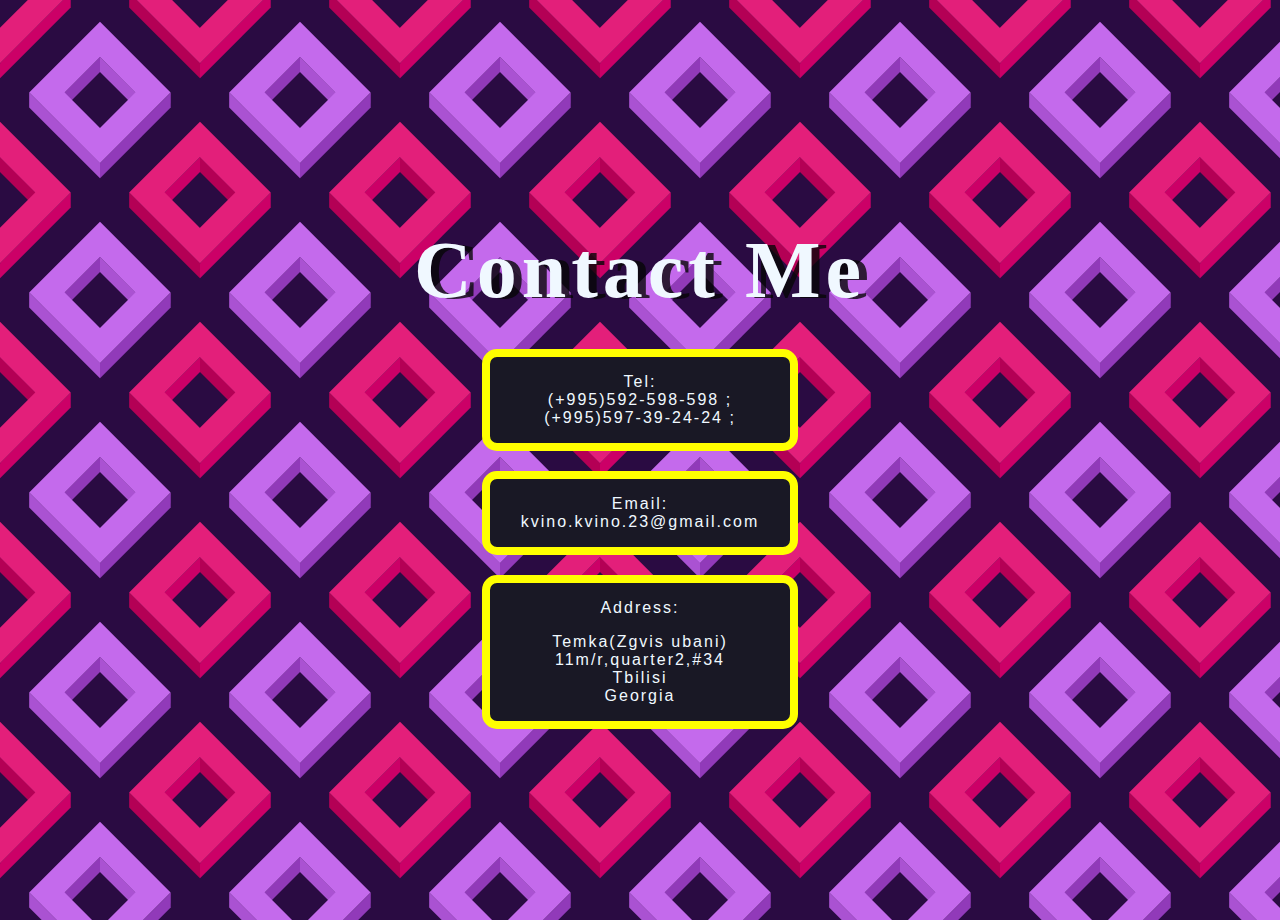
<file: capston-projexts/contact/index.html>
<!DOCTYPE html>
<html lang="en">
<head>
  <meta charset="UTF-8">
  <meta name="viewport" content="width=device-width, initial-scale=1.0">
  <title>Document</title>
  <link rel="stylesheet" href="./style.css">
</head>
<body>
  
        <div class="container">
                
        <h1>Contact Me</h1>
    
<div class="number">
<p>Tel: <br/> (+995)592-598-598 ;<br />
        (+995)597-39-24-24 ;
</p>
</div>
<div class="email">
<p>Email: <br/> kvino.kvino.23@gmail.com
</p>
</div>
<div class="adress">
<p>Address:
</p>
<p>Temka(Zgvis ubani) 11m/r,quarter2,#34<br />
 Tbilisi<br />
 Georgia <br />
</p>
</div>
      </div>
</body>
</html>
</file>
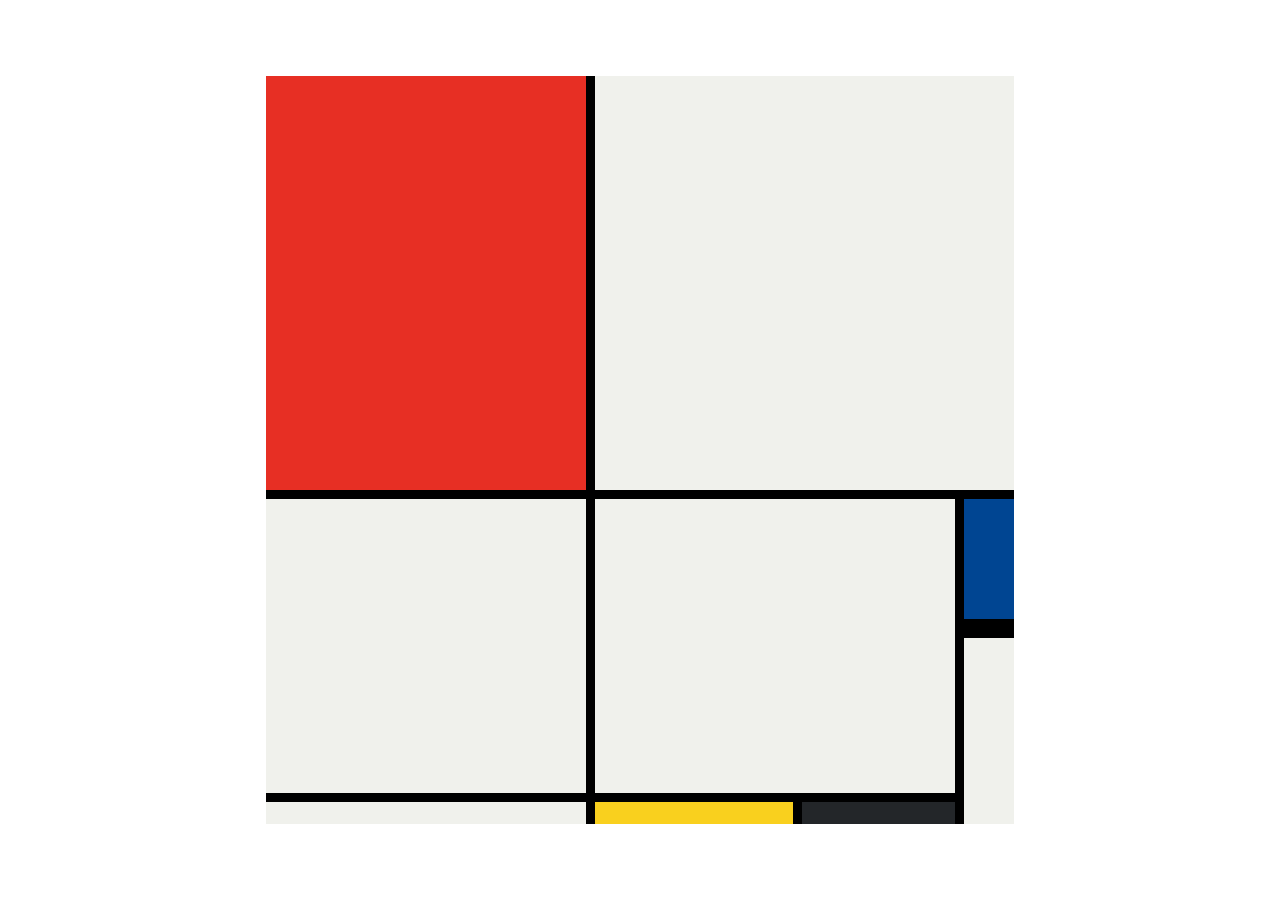
<file: capston-projexts/mondrian/index.html>
<!DOCTYPE html>
<html lang="en">
<head>
  <meta charset="UTF-8">
  <meta name="viewport" content="width=device-width, initial-scale=1.0">
  <title>Document</title>
</head>
<style>
   body {
      display: flex;
      justify-content: center;
      align-items: center;
      height: 100vh;
      margin: 0;
      padding: 0;
    }

    .container {
      height: 748px;
      width: 748px;
      display: grid;
      background-color: #000;
      grid-template-columns: 320px 198px 153px 50px;
      grid-template-rows: 414px 130px 155px 22px;
      gap: 9px;
    }

    .item {
      background-color: #F0F1EC;
    }

    .red {
      background-color: #E72F24;
    }

    .white1 {
      grid-column: span 3;
    }

    .white2 {
      grid-row: span 2;
    }

    .white3 {
      grid-area: 2 / 2 / 4 /4
    }

    .blue {
      background-color: #004592;
      border-bottom: 10px solid #000;
    }

    .white4 {
      grid-row: span 2;
    }

    .yellow {
      background-color: #F9D01E;
    }

    .black {
      background-color: #232629;
    }
</style>
<body>
  <div class="container">
    <div class="item red"></div>
    <div class="item white1"></div>
    <div class="item white2"></div>
    <div class="item white3"></div>

    <div class="item blue"></div>
    <div class="item white4"></div>

    <div class="item"></div>
    <div class="item yellow"></div>
    <div class="item black"></div>
  </div>
</body>
</html>
</file>
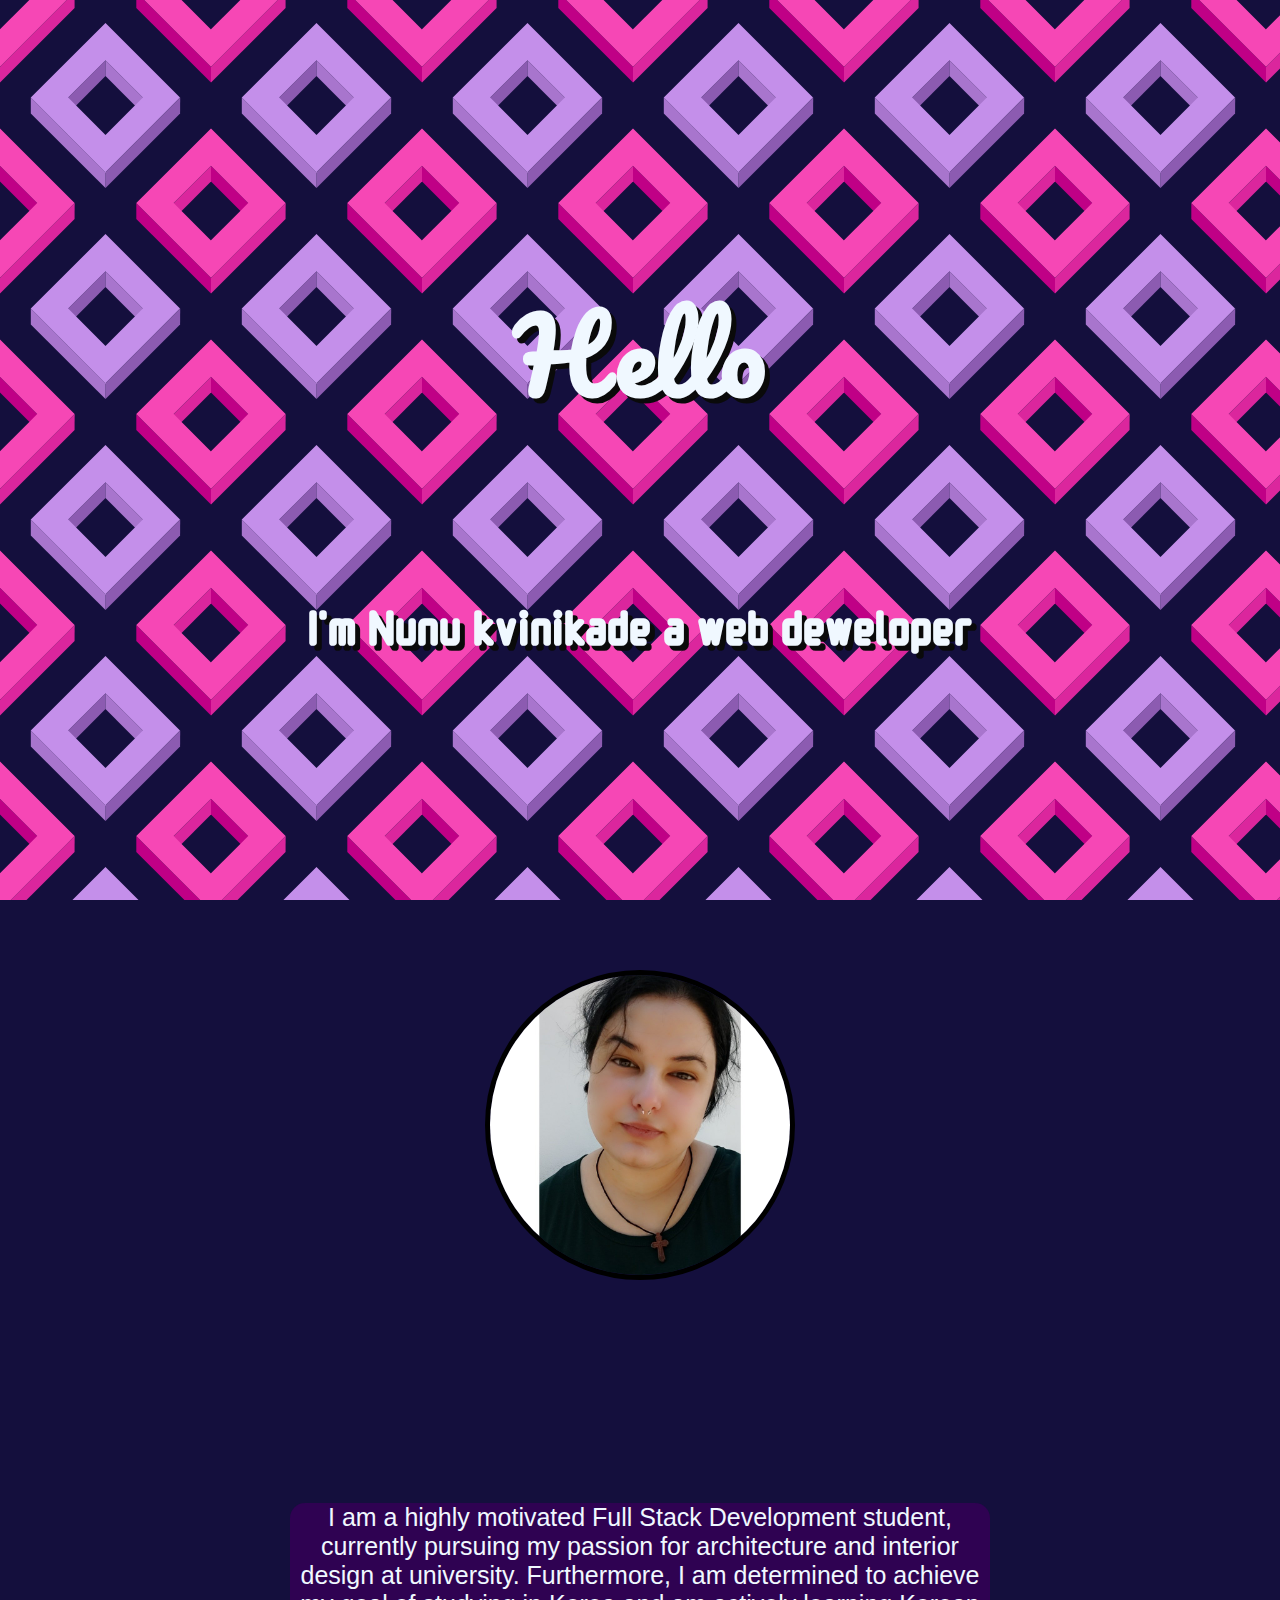
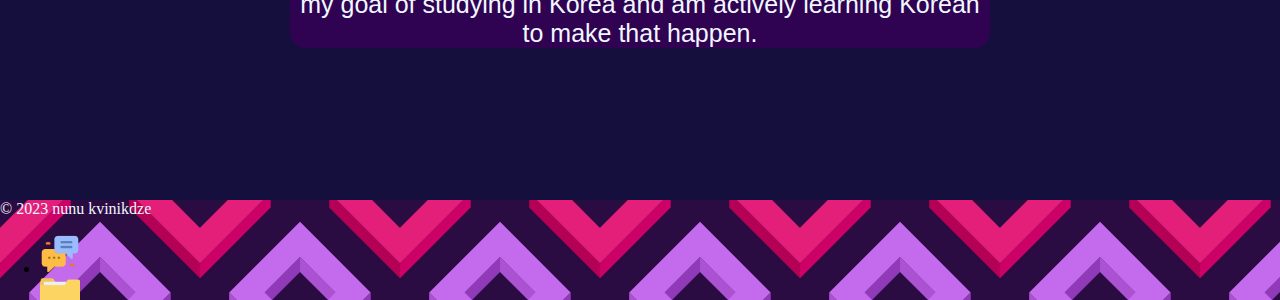
<file: capston-projexts/portfolio/index.html>
<!DOCTYPE html>
<html lang="en">
<head>
    <meta charset="UTF-8">
    <meta name="viewport" content="width=device-width, initial-scale=1.0">
    <link href="https://cdn.jsdelivr.net/npm/bootstrap@5.3.2/dist/css/bootstrap.min.css" rel="stylesheet" integrity="sha384-T3c6CoIi6uLrA9TneNEoa7RxnatzjcDSCmG1MXxSR1GAsXEV/Dwwykc2MPK8M2HN" crossorigin="anonymous">
    <link rel="preconnect" href="https://fonts.googleapis.com">
    <link rel="preconnect" href="https://fonts.gstatic.com" crossorigin>
    <link href="https://fonts.googleapis.com/css2?family=Monomaniac+One&display=swap" rel="stylesheet">
    <link rel="preconnect" href="https://fonts.googleapis.com">
    <link rel="preconnect" href="https://fonts.gstatic.com" crossorigin>
    <link href="https://fonts.googleapis.com/css2?family=Pacifico&display=swap" rel="stylesheet">
    <link rel="stylesheet" href="./style.css">
    <title>NUNU KVINIKADZE</title>
</head>
<body>
<!--full container-->
<div class="full-container">
<!--first vh-->
        <div class="upper-container">
        <div class="text">
            <h1 class="hello">Hello</h1>
            <br/> <br/>
            <h2 class="intro">I'm Nunu kvinikade a web deweloper</h2>
        </div>
        </div>
   <div class="middle-container">
    <div class="img">
        <img src="../img/363935571_1404094913779453_2770545854971237637_n.jpg" alt="nunu's profile img" class="nunu">
    </div>
     <div class="paragraph">
        <p class="pi">I am a highly motivated Full Stack Development student, currently pursuing my passion for architecture and interior design at university. Furthermore, I am determined to achieve my goal of studying in Korea and am actively learning Korean to make that happen.</p>
     </div>
   </div>
       
              
             <div class="footern">
            <div class="container">
              <footer class="d-flex flex-wrap justify-content-between align-items-center py-3 my-4 border-top">
                <div class="col-md-4 d-flex align-items-center text-6">
                  
                  <span class="mb-3 ">© 2023 nunu kvinikdze</span>
                </div>
            
                <ul class="nav col-md-4 justify-content-end list-unstyled d-flex">
                  <li class="ms-3"><a  href="../contact/index.html" target="_blank"><img src="../img/chat.png" class="mi"></a></li>
                  <li class="ms-3"><a  href="../project/" target="_blank"><img src="../img/folder.png" class="mi"></a></li>
                  <li class="ms-3"><a  href="https://www.facebook.com/nunu.kvino" target="_blank"><img src="../img/facebook.png" class="mi"></a></li>
                  <li class="ms-3"><a  href="https://www.instagram.com/nutsa.kvino/" target="_blank"><img src="../img/instagram.png" class="mi"></a></li>
                  
                </ul>
              </footer>
            </div>  
            


      
      
     
   
    <script src="https://cdn.jsdelivr.net/npm/bootstrap@5.3.2/dist/js/bootstrap.bundle.min.js" integrity="sha384-C6RzsynM9kWDrMNeT87bh95OGNyZPhcTNXj1NW7RuBCsyN/o0jlpcV8Qyq46cDfL" crossorigin="anonymous"></script>  
</body>
</html>
</file>
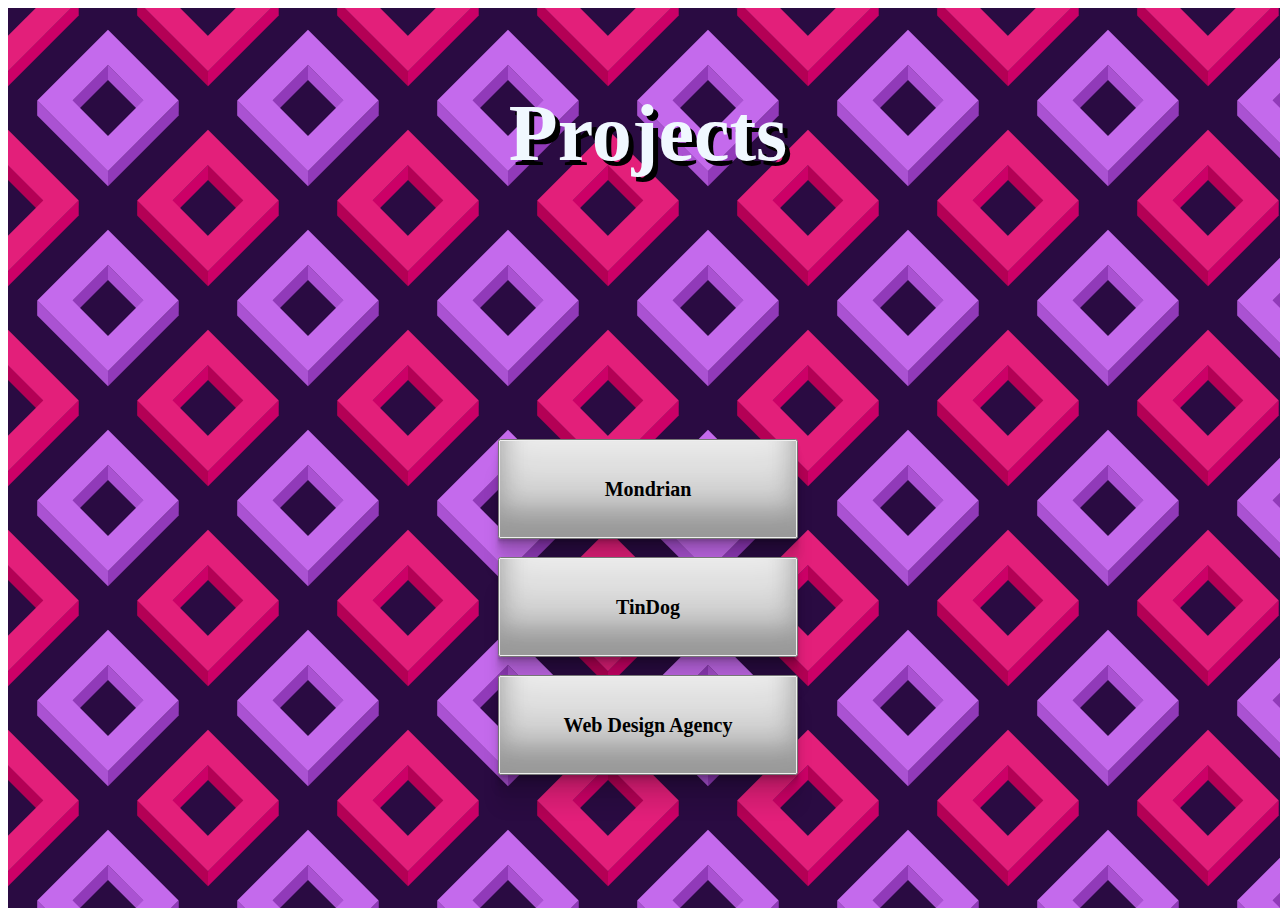
<file: capston-projexts/project/index.html>
<!DOCTYPE html>
<html lang="en">
<head>
    <meta charset="UTF-8">
    <meta name="viewport" content="width=device-width, initial-scale=1.0">
    <link rel="stylesheet" href="./style.css">
    <title>projects</title>
</head>
<body>
    <div class="container">
         <h1>Projects</h1>
      <div class="box">
   
    <br/>
    <a href="../mondrian/index.html" target="_blank">
    <button class="tin">Mondrian </button>    
    </a>

<br/>
      
    <a href="../tindog/index.html" target="_blank" >
        <button  class="tin">TinDog</button>
    </a>
   
<br/>

        <a href="../web design/index.html" target="_blank">
            <button class="tin">Web Design Agency</button>
            </a>
      </div>

    </div>
</body>
</html>
</file>
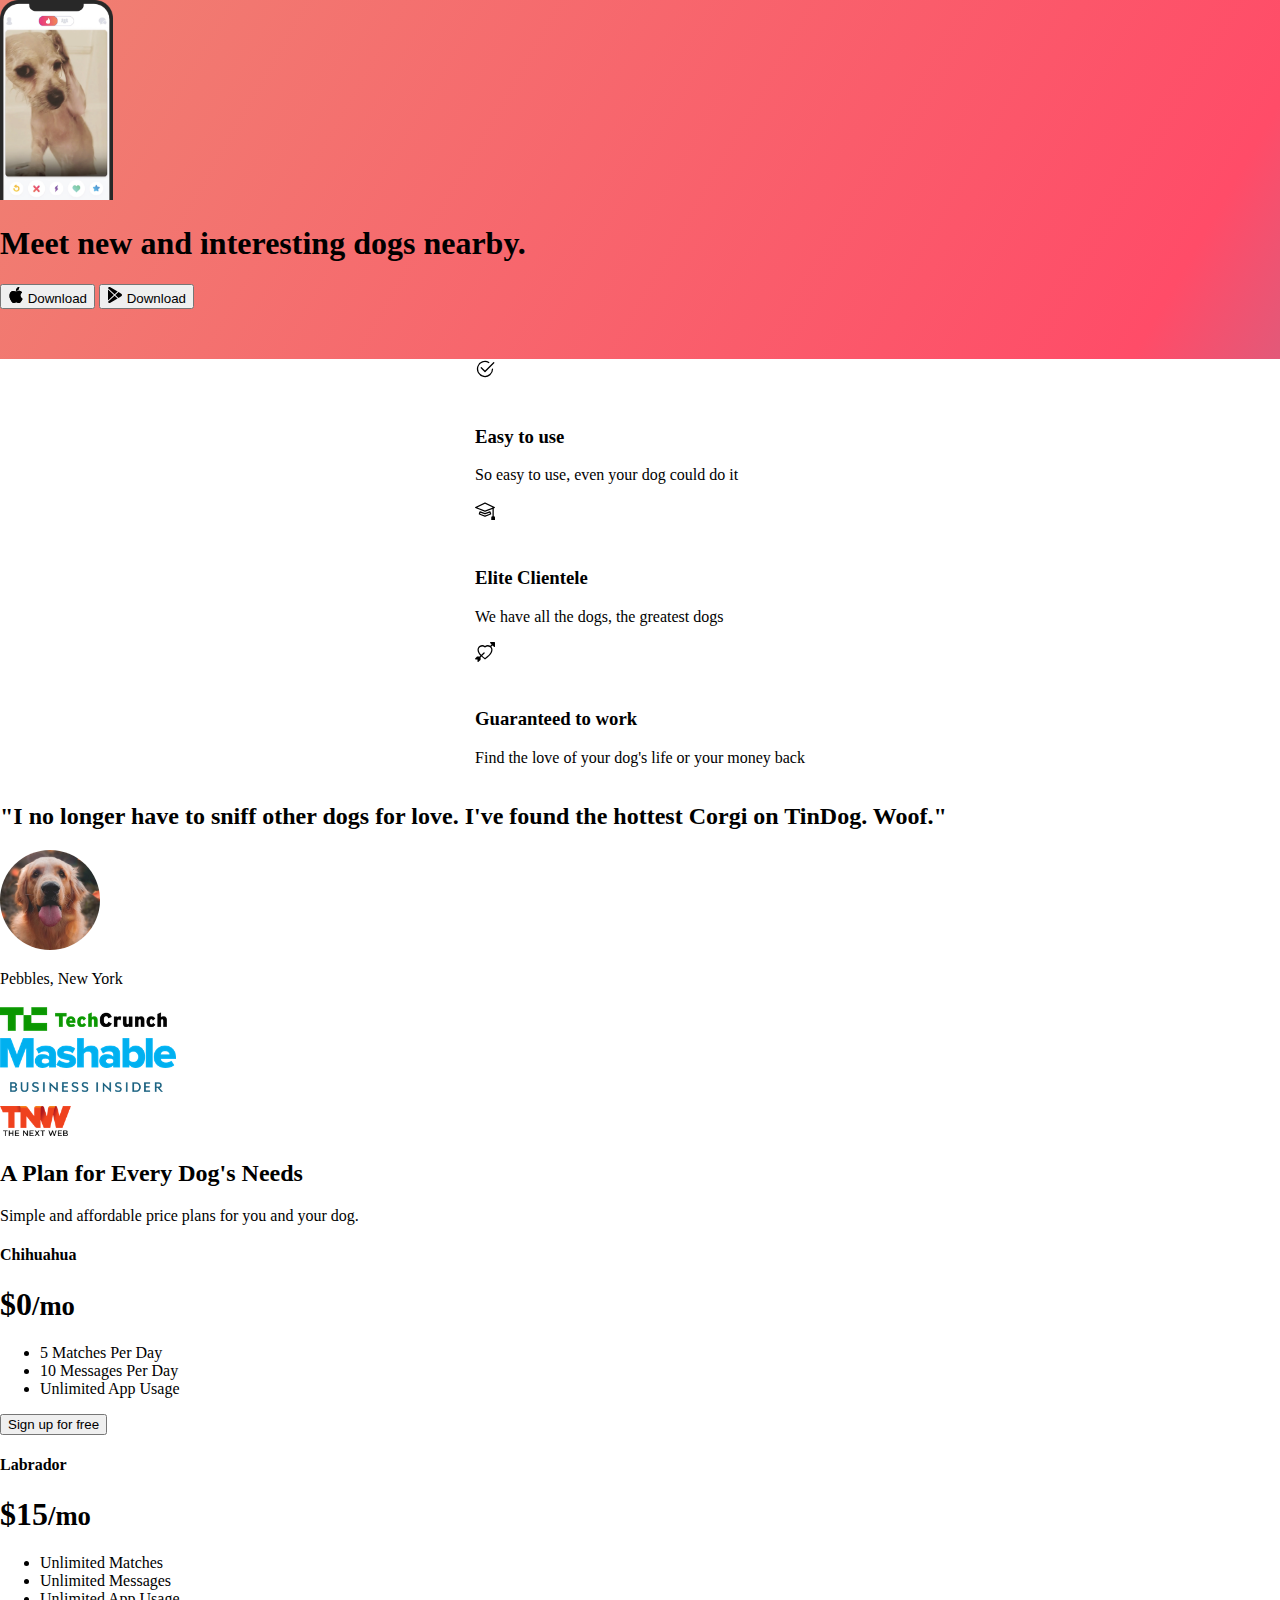
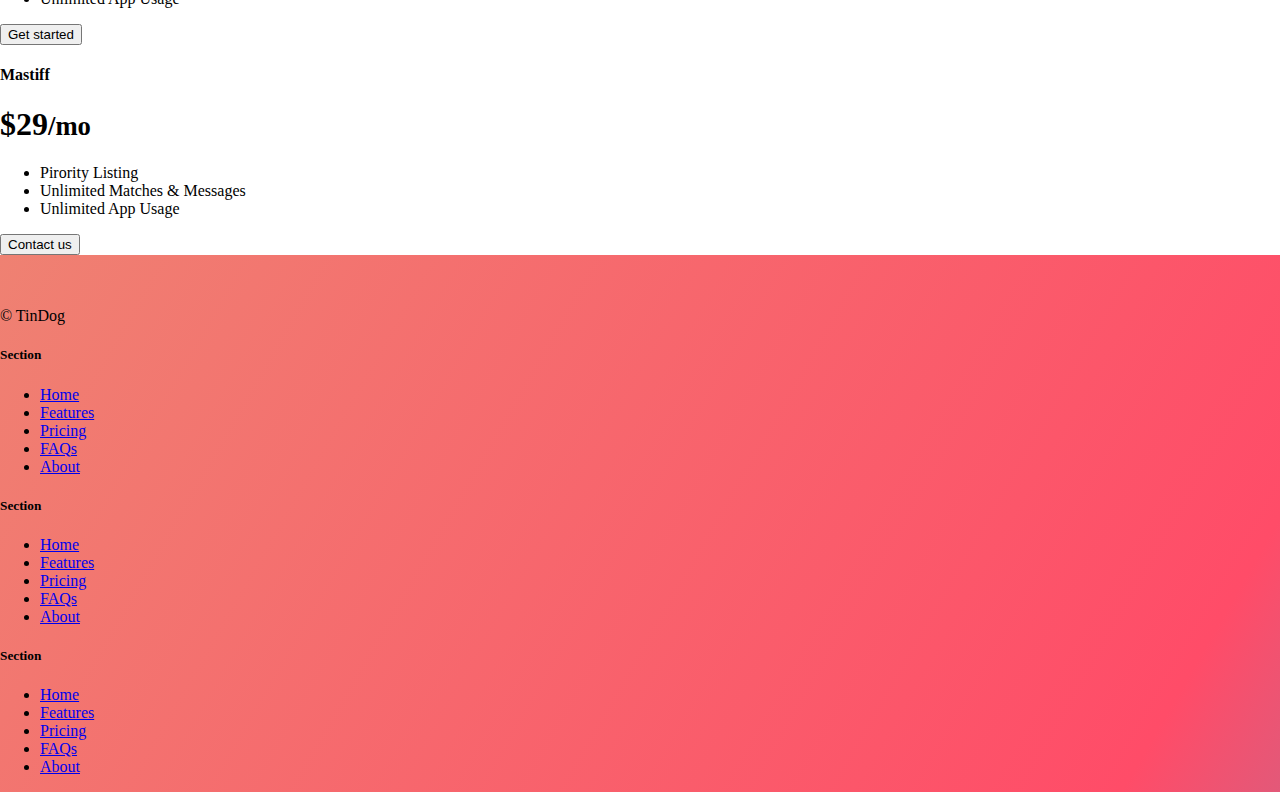
<file: capston-projexts/tindog/index.html>
<!DOCTYPE html>
<html lang="en">

<head>
  <meta charset="UTF-8">
  <meta name="viewport" content="width=device-width, initial-scale=1.0">
  <title>TinDog</title>
  <link href="https://cdn.jsdelivr.net/npm/bootstrap@5.3.2/dist/css/bootstrap.min.css" rel="stylesheet" integrity="sha384-T3c6CoIi6uLrA9TneNEoa7RxnatzjcDSCmG1MXxSR1GAsXEV/Dwwykc2MPK8M2HN" crossorigin="anonymous">
  <link href="./style.css" rel="stylesheet">
</head>

<body>

  <!-- Title -->
  <section id="title">
    <section id="title" class="gradient-background">
      

      <div class="container col-xxl-8 px-4 pt-5">
        <div class="row flex-lg-row-reverse align-items-center g-5 pt-5">
          <div class="col-10 col-sm-8 col-lg-6">
            <img src="./images/iphone.png" class="d-block mx-lg-auto img-fluid" alt="Bootstrap Themes" height="200" loading="lazy">
          </div>
          <div class="col-lg-6">
            <h1 class="display-5 fw-bold text-body-emphasis lh-1 mb-3">Meet new and interesting dogs nearby.</h1>
  
            <div class="d-grid gap-2 d-md-flex justify-content-md-start">
              <button type="button" class="btn btn-light btn-lg px-4 me-md-2"><svg xmlns="http://www.w3.org/2000/svg" width="16" height="16" fill="currentColor" class="bi bi-apple mb-1" viewBox="0 0 16 16">
                  <path d="M11.182.008C11.148-.03 9.923.023 8.857 1.18c-1.066 1.156-.902 2.482-.878 2.516.024.034 1.52.087 2.475-1.258.955-1.345.762-2.391.728-2.43Zm3.314 11.733c-.048-.096-2.325-1.234-2.113-3.422.212-2.189 1.675-2.789 1.698-2.854.023-.065-.597-.79-1.254-1.157a3.692 3.692 0 0 0-1.563-.434c-.108-.003-.483-.095-1.254.116-.508.139-1.653.589-1.968.607-.316.018-1.256-.522-2.267-.665-.647-.125-1.333.131-1.824.328-.49.196-1.422.754-2.074 2.237-.652 1.482-.311 3.83-.067 4.56.244.729.625 1.924 1.273 2.796.576.984 1.34 1.667 1.659 1.899.319.232 1.219.386 1.843.067.502-.308 1.408-.485 1.766-.472.357.013 1.061.154 1.782.539.571.197 1.111.115 1.652-.105.541-.221 1.324-1.059 2.238-2.758.347-.79.505-1.217.473-1.282Z"></path>
                  <path d="M11.182.008C11.148-.03 9.923.023 8.857 1.18c-1.066 1.156-.902 2.482-.878 2.516.024.034 1.52.087 2.475-1.258.955-1.345.762-2.391.728-2.43Zm3.314 11.733c-.048-.096-2.325-1.234-2.113-3.422.212-2.189 1.675-2.789 1.698-2.854.023-.065-.597-.79-1.254-1.157a3.692 3.692 0 0 0-1.563-.434c-.108-.003-.483-.095-1.254.116-.508.139-1.653.589-1.968.607-.316.018-1.256-.522-2.267-.665-.647-.125-1.333.131-1.824.328-.49.196-1.422.754-2.074 2.237-.652 1.482-.311 3.83-.067 4.56.244.729.625 1.924 1.273 2.796.576.984 1.34 1.667 1.659 1.899.319.232 1.219.386 1.843.067.502-.308 1.408-.485 1.766-.472.357.013 1.061.154 1.782.539.571.197 1.111.115 1.652-.105.541-.221 1.324-1.059 2.238-2.758.347-.79.505-1.217.473-1.282Z"></path>
                </svg> Download</button>
              <button type="button" class="btn btn-outline-light btn-lg px-4"><svg xmlns="http://www.w3.org/2000/svg" width="16" height="16" fill="currentColor" class="bi bi-google-play mb-1" viewBox="0 0 16 16">
                  <path d="M14.222 9.374c1.037-.61 1.037-2.137 0-2.748L11.528 5.04 8.32 8l3.207 2.96 2.694-1.586Zm-3.595 2.116L7.583 8.68 1.03 14.73c.201 1.029 1.36 1.61 2.303 1.055l7.294-4.295ZM1 13.396V2.603L6.846 8 1 13.396ZM1.03 1.27l6.553 6.05 3.044-2.81L3.333.215C2.39-.341 1.231.24 1.03 1.27Z"></path>
                </svg> Download</button>
            </div>
          </div>
        </div>
      </div>
    </section>
  </section>
  <!-- Features -->
  <section id="features">
    <div class="row g-4 py-5 row-cols-1 row-cols-lg-3">
      <div class="col d-flex align-items-start">
        <div class="icon-square text-body-emphasis bg-body-secondary d-inline-flex align-items-center justify-content-center fs-4 flex-shrink-0 me-3">
          <img src="./images/check2-circle.svg" alt="check2-circle" height="20">
        </div>
        <div>
          <h3 class="fs-2 text-body-emphasis">Easy to use</h3>
          <p>So easy to use, even your dog could do it</p>
          
        </div>
      </div>
      <div class="col d-flex align-items-start">
        <div class="icon-square text-body-emphasis bg-body-secondary d-inline-flex align-items-center justify-content-center fs-4 flex-shrink-0 me-3">
          <img src="./images/mortarboard.svg" alt="mortarboard" height="20">
        </div>
        <div>
          <h3 class="fs-2 text-body-emphasis">Elite Clientele</h3>
          <p>We have all the dogs, the greatest dogs</p>
          
        </div>
      </div>
      <div class="col d-flex align-items-start">
        <div class="icon-square text-body-emphasis bg-body-secondary d-inline-flex align-items-center justify-content-center fs-4 flex-shrink-0 me-3">
          <img src="./images/arrow-through-heart.svg" alt="arrow-through-heart" height="20">
        </div>
        <div>
          <h3 class="fs-2 text-body-emphasis">Guaranteed to work</h3>
          <p>Find the love of your dog's life or your money back</p>
          
        </div>
      </div>
    </div>
  </section>
  <!-- Testimonial -->
  <section id="testimonial">
    <div class="p-5 text-center bg-body-tertiary">
      <div class="container py-5">
        <h2 class="text-body-emphasis">"I no longer have to sniff other dogs for love. I've found the hottest Corgi on
          TinDog. Woof."</h2>
        <img class="profile-img mt-5" src="./images/dog-img.jpg" alt="dog image">
        <p class="col-lg-8 mx-auto lead mt-2">
          Pebbles, New York
        </p>
      </div>

      <div class="container">
        <div class="row">
          <div class="col-lg-3 col-sm-12">
            <img src="./images/techcrunch.png" alt="techcrunch" height="30">
          </div>
          <div class="col-lg-3 col-sm-12">
            <img src="./images/mashable.png" alt="mashable" height="30">
          </div>
          <div class="col-lg-3 col-sm-12">
            <img src="./images/bizinsider.png" alt="bizinsider" height="30">
          </div>
          <div class="col-lg-3 col-sm-12">
            <img src="./images/tnw.png" alt="tnw" height="30">
          </div>
        </div>
      </div>
    </div>

  </section>
  <!-- Pricing -->
  <section id="pricing">
    <div class="container">
      <div class="pricing-header p-3 pb-md-4 mx-auto text-center">
        <h2 class="display-4 fw-normal">A Plan for Every Dog's Needs</h2>
        <p class="fs-5 text-body-secondary">Simple and affordable price plans for you and your dog.
      </p></div>
      <div class="row row-cols-1 row-cols-md-3 mb-3 text-center">
        <div class="col">
          <div class="card mb-4 rounded-3 shadow-sm">
            <div class="card-header py-3">
              <h4 class="my-0 fw-normal">Chihuahua</h4>
            </div>
            <div class="card-body">
              <h1 class="card-title pricing-card-title">$0<small class="text-body-secondary fw-light">/mo</small></h1>
              <ul class="list-unstyled mt-3 mb-4">
                <li>5 Matches Per Day</li>
                <li>10 Messages Per Day</li>
                <li>Unlimited App Usage</li>
              </ul>
              <button type="button" class="w-100 btn btn-lg btn-outline-dark">Sign up for free</button>
            </div>
          </div>
        </div>
        <div class="col">
          <div class="card mb-4 rounded-3 shadow-sm">
            <div class="card-header py-3">
              <h4 class="my-0 fw-normal">Labrador</h4>
            </div>
            <div class="card-body">
              <h1 class="card-title pricing-card-title">$15<small class="text-body-secondary fw-light">/mo</small></h1>
              <ul class="list-unstyled mt-3 mb-4">
                <li>Unlimited Matches</li>
                <li>Unlimited Messages</li>
                <li>Unlimited App Usage</li>
              </ul>
              <button type="button" class="w-100 btn btn-lg btn-dark">Get started</button>
            </div>
          </div>
        </div>
        <div class="col">
          <div class="card mb-4 rounded-3 shadow-sm border-dark">
            <div class="card-header py-3 text-bg-dark border-dark">
              <h4 class="my-0 fw-normal">Mastiff</h4>
            </div>
            <div class="card-body">
              <h1 class="card-title pricing-card-title">$29<small class="text-body-secondary fw-light">/mo</small></h1>
              <ul class="list-unstyled mt-3 mb-4">
                <li>Pirority Listing</li>
                <li>Unlimited Matches &amp; Messages</li>
                <li>Unlimited App Usage</li>
              </ul>
              <button type="button" class="w-100 btn btn-lg btn-dark">Contact us</button>
            </div>
          </div>
        </div>
      </div>
    </div>

  </section>
  <!-- Footer -->
  <section id="footer" class="gradient-background">
    <footer class="row row-cols-1 row-cols-sm-2 row-cols-md-5 py-5 my-5 border-top">
      <div class="col mb-3">
        <a href="/" class="d-flex align-items-center mb-3 link-body-emphasis text-decoration-none">
          <svg class="bi me-2" width="40" height="32"><use xlink:href="#bootstrap"></use></svg>
        </a>
        <p class="text-body-secondary">© TinDog</p>
      </div>
  
      <div class="col mb-3">
  
      </div>
  
      <div class="col mb-3">
        <h5>Section</h5>
        <ul class="nav flex-column">
          <li class="nav-item mb-2"><a href="#" class="nav-link p-0 text-body-secondary">Home</a></li>
          <li class="nav-item mb-2"><a href="#" class="nav-link p-0 text-body-secondary">Features</a></li>
          <li class="nav-item mb-2"><a href="#" class="nav-link p-0 text-body-secondary">Pricing</a></li>
          <li class="nav-item mb-2"><a href="#" class="nav-link p-0 text-body-secondary">FAQs</a></li>
          <li class="nav-item mb-2"><a href="#" class="nav-link p-0 text-body-secondary">About</a></li>
        </ul>
      </div>
  
      <div class="col mb-3">
        <h5>Section</h5>
        <ul class="nav flex-column">
          <li class="nav-item mb-2"><a href="#" class="nav-link p-0 text-body-secondary">Home</a></li>
          <li class="nav-item mb-2"><a href="#" class="nav-link p-0 text-body-secondary">Features</a></li>
          <li class="nav-item mb-2"><a href="#" class="nav-link p-0 text-body-secondary">Pricing</a></li>
          <li class="nav-item mb-2"><a href="#" class="nav-link p-0 text-body-secondary">FAQs</a></li>
          <li class="nav-item mb-2"><a href="#" class="nav-link p-0 text-body-secondary">About</a></li>
        </ul>
      </div>
  
      <div class="col mb-3">
        <h5>Section</h5>
        <ul class="nav flex-column">
          <li class="nav-item mb-2"><a href="#" class="nav-link p-0 text-body-secondary">Home</a></li>
          <li class="nav-item mb-2"><a href="#" class="nav-link p-0 text-body-secondary">Features</a></li>
          <li class="nav-item mb-2"><a href="#" class="nav-link p-0 text-body-secondary">Pricing</a></li>
          <li class="nav-item mb-2"><a href="#" class="nav-link p-0 text-body-secondary">FAQs</a></li>
          <li class="nav-item mb-2"><a href="#" class="nav-link p-0 text-body-secondary">About</a></li>
        </ul>
      </div>
    </footer>

  </section>
 
  <script src="https://cdn.jsdelivr.net/npm/bootstrap@5.3.2/dist/js/bootstrap.bundle.min.js" integrity="sha384-C6RzsynM9kWDrMNeT87bh95OGNyZPhcTNXj1NW7RuBCsyN/o0jlpcV8Qyq46cDfL" crossorigin="anonymous"></script>
</body>

</html>
</file>
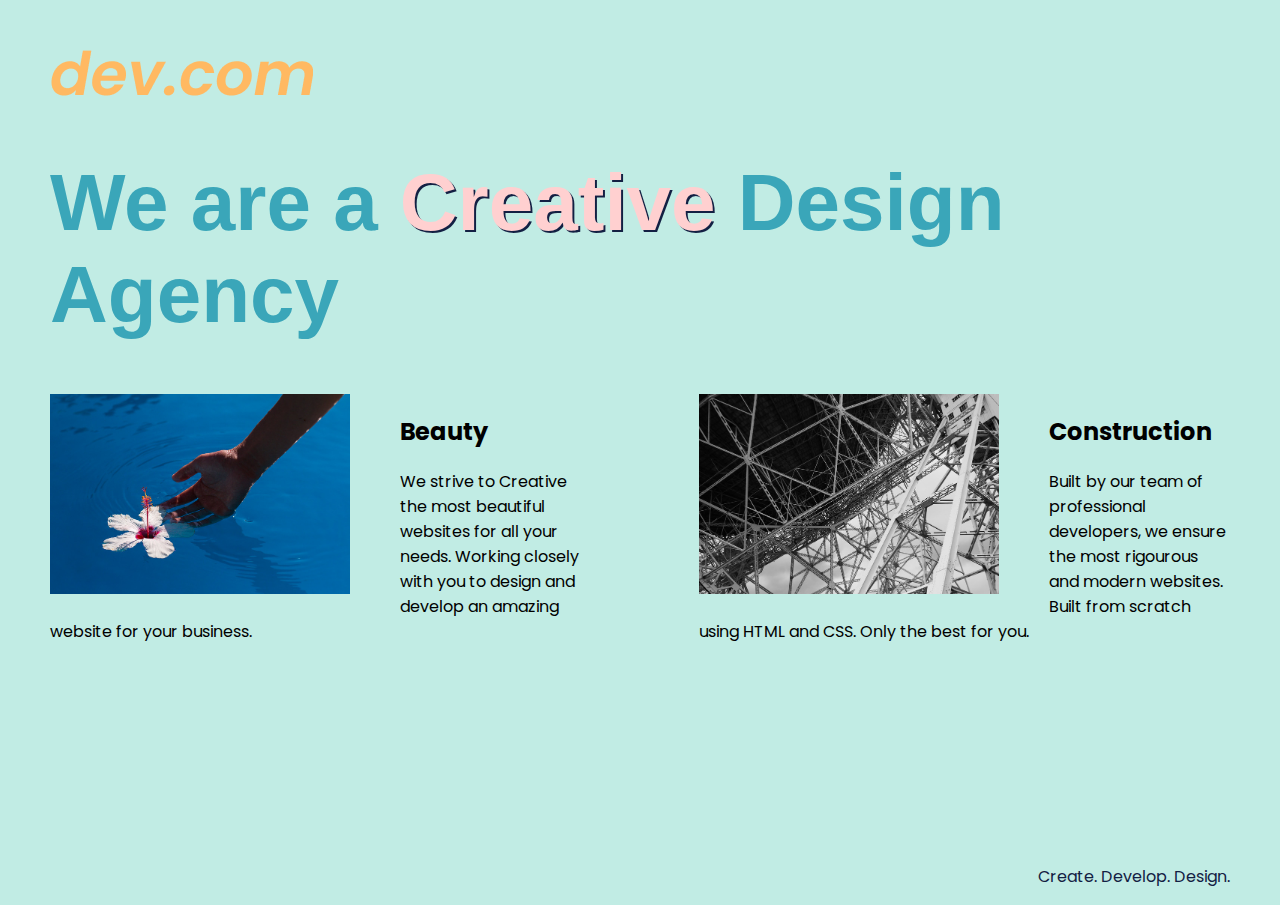
<file: capston-projexts/web design/index.html>
<!DOCTYPE html>
<html lang="en">

<head>
  <meta charset="UTF-8">
  <meta name="viewport" content="width=device-width, initial-scale=1.0">
  <title>Agency</title>
  <link rel="stylesheet" href="../web design/style.css">
  <link rel="preconnect" href="https://fonts.googleapis.com">
  <link rel="preconnect" href="https://fonts.gstatic.com" crossorigin>
  <link href="https://fonts.googleapis.com/css2?family=Poppins:wght@400;700&display=swap" rel="stylesheet">
</head>

<body>
  <div class="main">
    <img class="logo" src="../web design/images/logo.png" alt="logo">
    <h1>We are a  <span class="creative"> Creative </span>  Design Agency</h1>
    <div class="left card"><img class="tile-image" src="./images/beautiful.jpg" alt="hand and flower in water">
      <h2 class="card-title">Beauty</h2>
      <p class="card-text">We strive to Creative the most beautiful websites for all your needs. Working closely with you
        to
        design and
        develop an amazing website for your business.</p>
    </div>

    <div class="right card"><img class="tile-image" src="./images/construction.jpg" alt="metal structure">
      <h2 class="card-title">Construction</h2>
      <p>Built by our team of professional developers, we ensure the most rigourous and modern websites. Built from
        scratch using HTML and CSS. Only the best for you.</p>
    </div>

  </div>
  <footer>
    <p>Create. Develop. Design.</p>
  </footer>
</body>

</html>
</file>
<file: capston-projexts/contact/style.css>
body{
    display: flex;
    margin: 0%;
    padding: 0%;
    justify-content: center;
    align-items: center;
   
}

 .container{
        display: flex;
        flex-direction: column;
        justify-content:center;
        align-items: center;
        text-align: center;
        height: 100svh;
        width: 100%;
        gap: 20px;
        background-image: url(../img/hollowed-boxes.svg);
        letter-spacing: 2px;
        font-weight: 400;
        font-family:sans-serif;
        margin: auto;
        padding: 0 20px 20px 20px;
        overflow: hidden;
        
       
        
    }
    
    .number{
        color: aliceblue;
        justify-content: center;
        align-items: center;
        height: fit-content;
        border: 8px solid yellow;
        border-radius: 15px;
        width: 300px;
        margin-top: -40px;
        background-color: #191825;
    
    }
    
    .email{  color: aliceblue;
        justify-content: center;
        align-items: center;
        border: 8px solid yellow;
        border-radius: 15px;
        width: 300px;
        height: fit-content;
        background-color: #191825;
    }
    
    .adress{ color: aliceblue;
        justify-content: center;
        align-items: center;
        border: 8px solid yellow;
        border-radius: 15px;
        width: 300px;
        height: fit-content;
        background-color: #191825;
    }
    
    h1{ 
        color: aliceblue;
    font-size: 80px;
    text-shadow: 8px 1px rgba(6, 6, 6, 0.792) ;
    letter-spacing: 5px;
    font-family: cursive;}
 


@media (min-width: 300px) and (max-width: 480px) {
   
} 

@media (min-width:481px) and (max-width:1200px) {
    
}  

@media(min-width: 1201px) and (max-width: 1600px) {
   
}

@media(max-width: 1601px) {}
</file>
<file: capston-projexts/portfolio/style.css>
body{
  
    min-height: 100vh;
    padding: 0%;
    margin: auto;
    width: 100%;
   
    
}

.full-container{
    padding: 0%;
    margin: auto;
    overflow: hidden;
    overflow-y: hidden;
    overflow-x: hidden;
}

.upper-container{
    height: 100vh;
    width: 100%;
    justify-content: center;
    align-items: center;
    display: flex;
   
}

.text{
    display: flex;
    flex-direction: column;
    justify-content: center;
    align-items: center;
    background-color: #140F3D;
    background-image: url("data:image/svg+xml,%3Csvg xmlns='http://www.w3.org/2000/svg' width='211' height='211' viewBox='0 0 200 200'%3E%3Cg %3E%3Cpolygon fill='%238c5bb1' points='100 57.1 64 93.1 71.5 100.6 100 72.1'/%3E%3Cpolygon fill='%23a875cd' points='100 57.1 100 72.1 128.6 100.6 136.1 93.1'/%3E%3Cpolygon fill='%238c5bb1' points='100 163.2 100 178.2 170.7 107.5 170.8 92.4'/%3E%3Cpolygon fill='%23a875cd' points='100 163.2 29.2 92.5 29.2 107.5 100 178.2'/%3E%3Cpath fill='%23C48FEA' d='M100 21.8L29.2 92.5l70.7 70.7l70.7-70.7L100 21.8z M100 127.9L64.6 92.5L100 57.1l35.4 35.4L100 127.9z'/%3E%3Cpolygon fill='%23c00086' points='0 157.1 0 172.1 28.6 200.6 36.1 193.1'/%3E%3Cpolygon fill='%23db269d' points='70.7 200 70.8 192.4 63.2 200'/%3E%3Cpolygon fill='%23F647B5' points='27.8 200 63.2 200 70.7 192.5 0 121.8 0 157.2 35.3 192.5'/%3E%3Cpolygon fill='%23db269d' points='200 157.1 164 193.1 171.5 200.6 200 172.1'/%3E%3Cpolygon fill='%23c00086' points='136.7 200 129.2 192.5 129.2 200'/%3E%3Cpolygon fill='%23F647B5' points='172.1 200 164.6 192.5 200 157.1 200 157.2 200 121.8 200 121.8 129.2 192.5 136.7 200'/%3E%3Cpolygon fill='%23c00086' points='129.2 0 129.2 7.5 200 78.2 200 63.2 136.7 0'/%3E%3Cpolygon fill='%23F647B5' points='200 27.8 200 27.9 172.1 0 136.7 0 200 63.2 200 63.2'/%3E%3Cpolygon fill='%23db269d' points='63.2 0 0 63.2 0 78.2 70.7 7.5 70.7 0'/%3E%3Cpolygon fill='%23F647B5' points='0 63.2 63.2 0 27.8 0 0 27.8'/%3E%3C/g%3E%3C/svg%3E");
    height: 100vh;
    width: 100%;
    text-align: center;
    text-shadow: 5px 5px rgb(10, 10, 10);
    
    
}



.hello{
    color: aliceblue;
    font-size: 100px;
    font-family: 'Pacifico', cursive;                   
}

.intro{display: flex;
    justify-content: center;
    align-items: center;
    text-align: center;
    color: aliceblue;
    font-family: 'Monomaniac One', sans-serif;
    font-size: 50px;
    
}

.middle-container{
    display: flex;
    justify-content: center;
    align-items: center;
    flex-direction: column;
    height: 100vh;
    width: 100%;
    background-color: #140F3D;
    

}

.img{display: flex;
    flex-direction: column;
    height:50vh;
    width: 100%;
    
}

.nunu{display: flex;
    height: 300px;
    width: 300px;
    border-radius: 50%;
    justify-content: center;
    align-items: center;
    margin: auto;
    border: 5px solid black;
    
    
}
.paragraph{
    display: flex;
    justify-content: center;
    align-items: center;
    height: 50vh;
   
    width: 100%;
    margin: auto;
    margin-top: auto;
    

    
}

.pi{
    display:inline-flex;
    
    justify-content: center;
    align-items: center;
    text-align: center;
    max-width: 700px;
    margin-left: 50px;
    margin-right: 50px;
    font-size: 25px;
    font-family:'Trebuchet MS', 'Lucida Sans Unicode', 'Lucida Grande', 'Lucida Sans', Arial, sans-serif;
    color: aliceblue;
   min-width: 319px;
   background-color: #2F0252;
background-image: url("data:image/svg+xml,%3Csvg xmlns='http://www.w3.org/2000/svg' width='100%25' height='100%25' viewBox='0 0 1600 800'%3E%3Cg %3E%3Cpolygon fill='%234c0b66' points='1600 160 0 460 0 350 1600 50'/%3E%3Cpolygon fill='%2369157a' points='1600 260 0 560 0 450 1600 150'/%3E%3Cpolygon fill='%23861e8d' points='1600 360 0 660 0 550 1600 250'/%3E%3Cpolygon fill='%23a328a1' points='1600 460 0 760 0 650 1600 350'/%3E%3Cpolygon fill='%23C031B5' points='1600 800 0 800 0 750 1600 450'/%3E%3C/g%3E%3C/svg%3E");
background-attachment: fixed;
background-size: cover;
border-radius: 15px;

font-weight: 500;
}


.bottom{ 
    display: flex;
    margin: auto;
    justify-content: center;
    align-items: center;
    height: 100vh;
    width: 100%;
    background-color: #140F3D;
    margin: auto;
     
   
    
}
.border-top{
    height: 100px;
    width: 100%;
}

.mb-3{
    color: aliceblue;
}




.footern{
    display: flex;
    justify-content: center;
    align-items: center;
    margin: auto;
    width: 100%;
    height: 100px; 
    background-image: url(../img/hollowed-boxes.svg);
}




.container{
    display: flex;
    margin: auto;
    justify-content: space-around;
    align-items: center;
    overflow: hidden;
    width: 100%;
    padding: 0%;
    height: 100px;
}



.mi{display: flex;
    flex-direction: row;
    list-style: unset;
    height: 40px;
    width: 40px;
}



@media (min-width: 319px) and (max-width: 480px) {
    .middle-container{
        display: flex;
        justify-content: center;
        align-items: center;
        flex-direction: column;
        height: 100vh;
        width: 100%;
        background-color: #140F3D;
        
    
    }
    
    .img{display: flex;
        flex-direction: column;
        justify-content: center;
        align-items: center;
        
        width: 100%;
        margin-top: 100px;
        
    }
    
    .nunu{display: flex;
        flex-direction: column;
        height: 200px;
        width: 200px;
        border-radius: 50%;
        justify-content: center;
        align-items: center;
        margin: auto;
        border: 5px solid black;
        
        
    }
    .paragraph{
        display: flex;
        
        justify-content: center;
        align-items: center;
        height: 400px;
        padding-bottom: 80px;
        width: 100%;
        margin: auto;
        margin-top: 100px;
        
        
    
        
    }
    
    .pi{
        display:inline-flex;
        
        justify-content: center;
        align-items: center;
        text-align: center;
        max-width: 700px;
        margin-left: 50px;
        margin-right: 50px;
        font-size: 25px;
        font-family:'Trebuchet MS', 'Lucida Sans Unicode', 'Lucida Grande', 'Lucida Sans', Arial, sans-serif;
        color: aliceblue;
       min-width: 319px;
       background-color: #2F0252;
    background-image: url("data:image/svg+xml,%3Csvg xmlns='http://www.w3.org/2000/svg' width='100%25' height='100%25' viewBox='0 0 1600 800'%3E%3Cg %3E%3Cpolygon fill='%234c0b66' points='1600 160 0 460 0 350 1600 50'/%3E%3Cpolygon fill='%2369157a' points='1600 260 0 560 0 450 1600 150'/%3E%3Cpolygon fill='%23861e8d' points='1600 360 0 660 0 550 1600 250'/%3E%3Cpolygon fill='%23a328a1' points='1600 460 0 760 0 650 1600 350'/%3E%3Cpolygon fill='%23C031B5' points='1600 800 0 800 0 750 1600 450'/%3E%3C/g%3E%3C/svg%3E");
    background-attachment: fixed;
    background-size: cover;
    border-radius: 15px;
    
    font-weight: 500;
    }
    
}
   

@media (min-width:481px) and (max-width:1201px) {
    .paragraph{
        display: flex;
        
        justify-content: center;
        align-items: center;
        height: 700px;
        padding-bottom: 80px;
        width: 100%;
        margin: auto;
        margin-top: 100px;
        
        
    
        
    }
    
    .pi{
        display:inline-flex;
        height: 500px;
        justify-content: center;
        align-items: center;
        text-align: center;
        max-width: 700px;
        margin-left: 50px;
        margin-right: 50px;
        font-size: 25px;
        font-family:'Trebuchet MS', 'Lucida Sans Unicode', 'Lucida Grande', 'Lucida Sans', Arial, sans-serif;
        color: aliceblue;
       min-width: 319px;
       background-color: #2F0252;
    background-image: url("data:image/svg+xml,%3Csvg xmlns='http://www.w3.org/2000/svg' width='100%25' height='100%25' viewBox='0 0 1600 800'%3E%3Cg %3E%3Cpolygon fill='%234c0b66' points='1600 160 0 460 0 350 1600 50'/%3E%3Cpolygon fill='%2369157a' points='1600 260 0 560 0 450 1600 150'/%3E%3Cpolygon fill='%23861e8d' points='1600 360 0 660 0 550 1600 250'/%3E%3Cpolygon fill='%23a328a1' points='1600 460 0 760 0 650 1600 350'/%3E%3Cpolygon fill='%23C031B5' points='1600 800 0 800 0 750 1600 450'/%3E%3C/g%3E%3C/svg%3E");
    background-attachment: fixed;
    background-size: cover;
    border-radius: 15px;
    
    font-weight: 500;
    }
    
     
    .nunu{display: flex;
        flex-direction: column;
        height: 400px;
        width: 400px;
        border-radius: 50%;
        justify-content: center;
        align-items: center;
        margin: auto;
        border: 5px solid black;
        margin-top: 100px;
        
        
    }
}  

@media(min-width: 1201px) and (max-width: 1600px) {}

@media(max-width: 1601px) {}
</file>
<file: capston-projexts/project/style.css>
body{
    display: flex;
    height: 100vh;
    width: 100%;
    justify-content: center;
    align-items: center;
}


.container{display: flex;
    flex-direction: column;
    height: 100vh;
    width: 100%;
    background-image:url(../img/hollowed-boxes.svg);
    margin: auto;
    justify-content: center;
    align-items: center;
    

}

h1{ margin: auto;
    color: aliceblue;
    font-size: 80px;
    font-family: cursive;
    text-shadow: 5px 5px black;
    margin-top: 80px;
}

.box{display: flex;
    justify-content: center;
    align-items: center;
    flex-direction: column;
    margin: auto;
    height: 400px;
    width: 50%;
    
}

.tin{box-shadow: rgba(0, 0, 0, 0.17) 0px -23px 25px 0px inset, rgba(0, 0, 0, 0.15) 0px -36px 30px 0px inset, rgba(0, 0, 0, 0.1) 0px -79px 40px 0px inset, rgba(0, 0, 0, 0.06) 0px 2px 1px, rgba(0, 0, 0, 0.09) 0px 4px 2px, rgba(0, 0, 0, 0.09) 0px 8px 4px, rgba(0, 0, 0, 0.09) 0px 16px 8px, rgba(0, 0, 0, 0.09) 0px 32px 16px;
    height: 100px;
    width: 300px;
    font-size: 20px;
    font-family: serif;
    font-weight: 600;
   
}

@media (min-width: 319px) and (max-width: 480px) {} 

  @media (min-width:481px) and (max-width:1200px) {}
    

  @media(min-width: 1201px) and (max-width: 1600px) {}
    

  @media(max-width: 1601px) {}
</file>
<file: capston-projexts/tindog/style.css>
body{display: flex;
  flex-direction: column;
  width: 100%;
  padding: 0%;
  margin: 0%;
}
.gradient-background {
  background: linear-gradient(300deg, #00bfff, #ff4c68, #ef8172);
  background-size: 180% 180%;
  animation: gradient-animation 18s ease infinite;
}

@keyframes gradient-animation {
  0% {
    background-position: 0% 50%;
  }
  50% {
    background-position: 100% 50%;
  }
  100% {
    background-position: 0% 50%;
  }
}

.d-grid{
  padding-bottom: 50px;
}

#features{
  display: flex;
  justify-content: center;
  align-items: center;
  margin: auto;
}

.icon-square {
  width: 3rem;
  height: 3rem;
  border-radius: 0.75rem;
  
}

.profile-img {
  height: 100px;
  border-radius: 50%;
}

.img-fluid{
  
}

@media (min-width: 319px) and (max-width: 480px) {
  #features{
    display: flex;
    flex-direction: column;
    justify-content: center;
    align-items: center;
    margin: auto;

  }
  

  
} 

@media (min-width:481px) and (max-width:1200px) {}  

@media(min-width: 1201px) and (max-width: 1600px) {}

@media(max-width: 1601px) {}
</file>
<file: capston-projexts/web design/style.css>
body {
  font-family: "Poppins", sans-serif;
  margin: 50px 50px 0 50px;
  background-color: #C1ECE4;
  display: flex;
  flex-direction: column;
  min-height: 95vh;
}
.main {
  flex: 1;
}

h1 {
  font-size: 5rem;
  color:#3AA6B9 ;
  font-family: 'Segoe UI', Tahoma, Geneva, Verdana, sans-serif;
}

footer {
  text-align: right;
  color:#132043;
}
.tile-image {
  height: 200px;
  float: left;
  margin-right: 50px;
}

.card {
  width: 45%;
}

.left {
  float: left;
}

.right {
  float: right;
}

.creative {color: #FFD0D0;
  text-shadow: 2px 2px #132043;
}

@media (max-width: 680px) {
  .logo {
    width: 100px;
  }

  h1 {
    font-size: 3.5rem;
    text-align: center;
  }

  .card {
    width: 100%;
    display: block;
    margin-bottom: 30px;
    text-align: justify;
  }

  .card img {
    margin-bottom: 10px;
    width: 100%;
    display: inline;
    object-fit: cover;
  }
}
</file>
